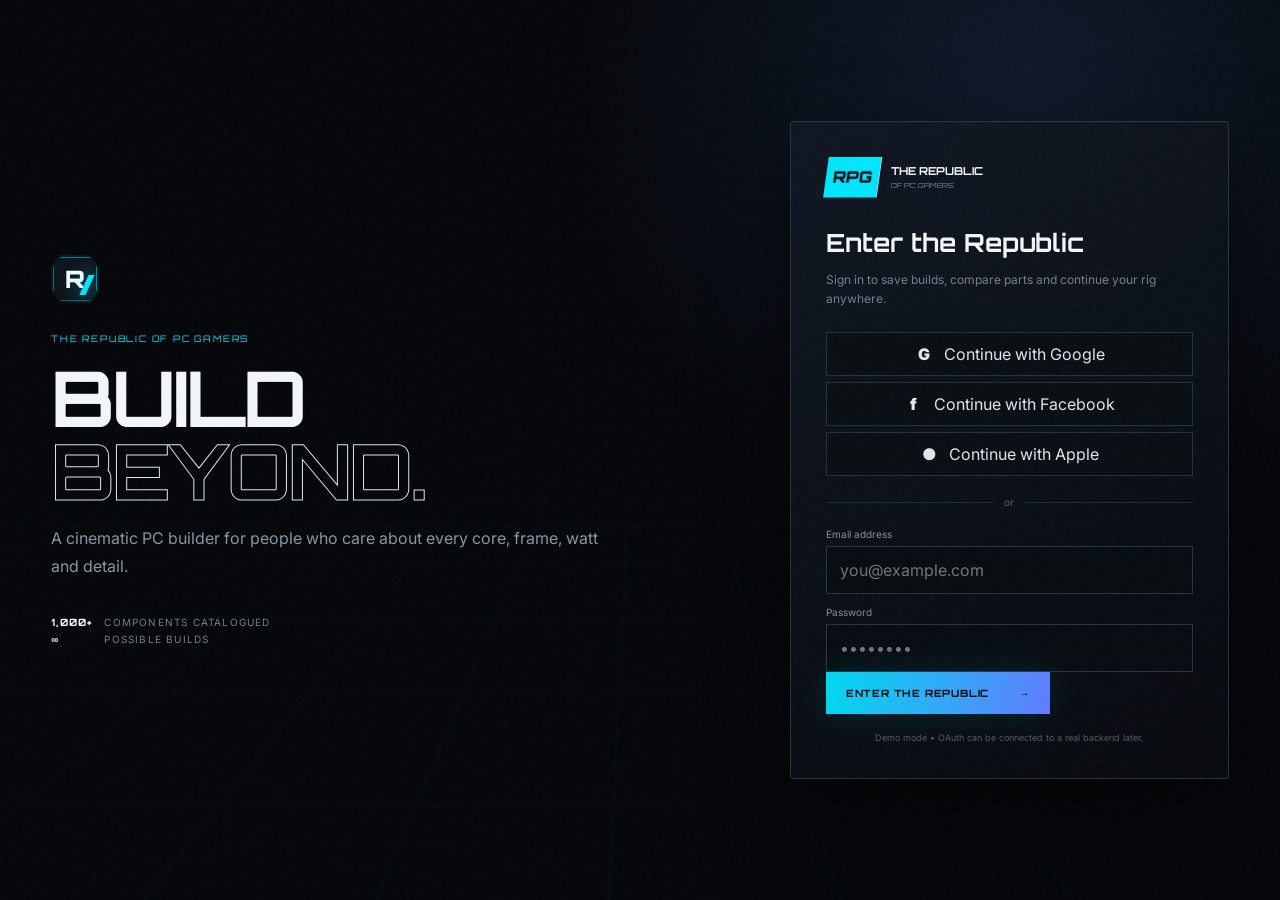
<file: index.html>
<!doctype html>
<html lang="en">
<head>
  <meta charset="utf-8">
  <meta name="viewport" content="width=device-width,initial-scale=1">
  <title>The Republic of PC Gamers — Enter the Republic</title>
  <link rel="preconnect" href="https://fonts.googleapis.com">
  <link rel="preconnect" href="https://fonts.gstatic.com" crossorigin>
  <link href="https://fonts.googleapis.com/css2?family=Orbitron:wght@500;600;700;800;900&family=Inter:wght@400;500;600;700;800&display=swap" rel="stylesheet">
  <link rel="stylesheet" href="styles.css">
</head>
<body class="login-page">
  <div class="noise"></div>
  <div class="login-grid"></div>
  <main class="login-shell">
    <section class="login-hero">
      <div class="brand-mark"><span>R</span><i></i></div>
      <p class="eyebrow">THE REPUBLIC OF PC GAMERS</p>
      <h1>BUILD<br><span>BEYOND.</span></h1>
      <p class="hero-copy">A cinematic PC builder for people who care about every core, frame, watt and detail.</p>
      <div class="hero-stats"><b>1,000+</b><span>components catalogued</span><b>∞</b><span>possible builds</span></div>
    </section>

    <section class="auth-card glass">
      <div class="auth-brand">
        <div class="mini-logo">RPG</div>
        <div><strong>THE REPUBLIC</strong><small>OF PC GAMERS</small></div>
      </div>
      <h2>Enter the Republic</h2>
      <p>Sign in to save builds, compare parts and continue your rig anywhere.</p>
      <button class="social google" data-login="Google"><span>G</span> Continue with Google</button>
      <button class="social facebook" data-login="Facebook"><span>f</span> Continue with Facebook</button>
      <button class="social apple" data-login="Apple"><span>●</span> Continue with Apple</button>
      <div class="divider"><span>or</span></div>
      <form id="loginForm">
        <label>Email address</label>
        <input type="email" id="email" placeholder="you@example.com" required>
        <label>Password</label>
        <input type="password" id="password" placeholder="••••••••" required minlength="4">
        <button class="primary-btn" type="submit">ENTER THE REPUBLIC <span>→</span></button>
      </form>
      <small class="auth-note">Demo mode • OAuth can be connected to a real backend later.</small>
    </section>
  </main>
  <div id="toast" class="toast"></div>
  <script src="app.js"></script>
</body>
</html>
</file>
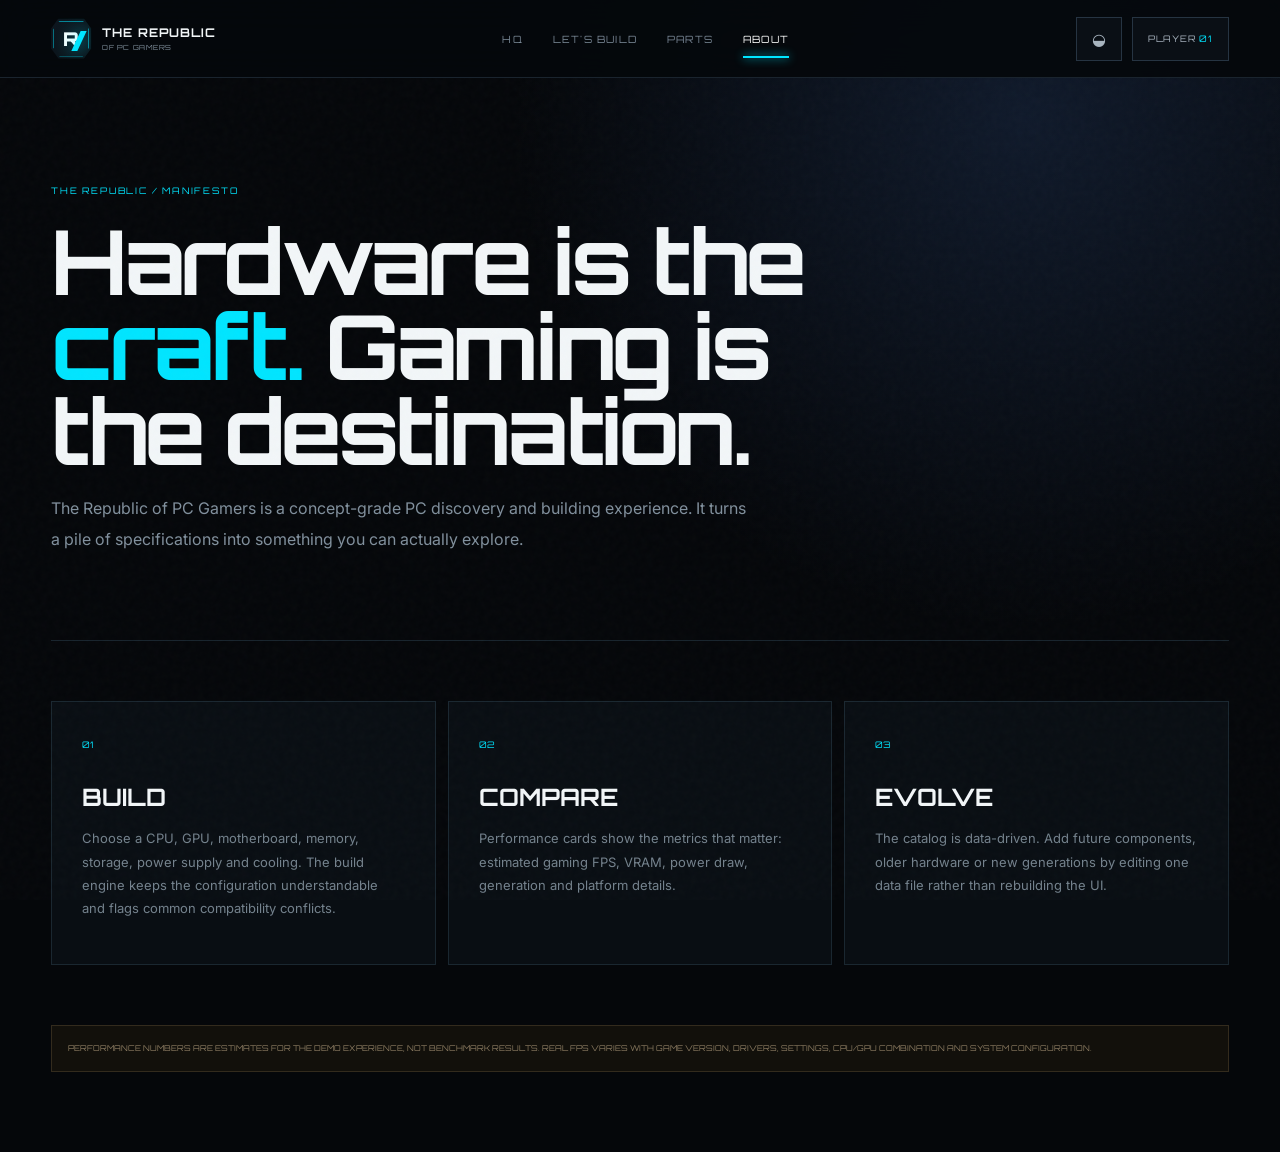
<file: about.html>
<!doctype html>
<html lang="en">
<head>
<meta charset="utf-8"><meta name="viewport" content="width=device-width,initial-scale=1">
<title>About — The Republic of PC Gamers</title>
<link rel="preconnect" href="https://fonts.googleapis.com"><link rel="preconnect" href="https://fonts.gstatic.com" crossorigin>
<link href="https://fonts.googleapis.com/css2?family=Orbitron:wght@500;600;700;800;900&family=Inter:wght@400;500;600;700;800&display=swap" rel="stylesheet">
<link rel="stylesheet" href="styles.css">
</head>
<body>
<div class="noise"></div>
<header class="topbar">
<a class="brand" href="home.html"><div class="brand-mark small"><span>R</span><i></i></div><div><b>THE REPUBLIC</b><small>OF PC GAMERS</small></div></a>
<nav><a href="home.html">HQ</a><a href="builder.html">LET'S BUILD</a><a href="parts.html">PARTS</a><a class="active" href="about.html">ABOUT</a></nav>
<div class="top-actions"><button class="icon-btn" data-sound>◒</button><button class="profile-btn" id="profileBtn">PLAYER <span>01</span></button></div>
</header>
<main class="about-page">
<section class="about-hero"><span class="eyebrow">THE REPUBLIC / MANIFESTO</span><h1>Hardware is the<br><em>craft.</em> Gaming is<br>the destination.</h1><p>The Republic of PC Gamers is a concept-grade PC discovery and building experience. It turns a pile of specifications into something you can actually explore.</p></section>
<section class="about-grid"><article><span>01</span><h2>BUILD</h2><p>Choose a CPU, GPU, motherboard, memory, storage, power supply and cooling. The build engine keeps the configuration understandable and flags common compatibility conflicts.</p></article><article><span>02</span><h2>COMPARE</h2><p>Performance cards show the metrics that matter: estimated gaming FPS, VRAM, power draw, generation and platform details.</p></article><article><span>03</span><h2>EVOLVE</h2><p>The catalog is data-driven. Add future components, older hardware or new generations by editing one data file rather than rebuilding the UI.</p></article></section>
<div class="disclaimer">PERFORMANCE NUMBERS ARE ESTIMATES FOR THE DEMO EXPERIENCE, NOT BENCHMARK RESULTS. REAL FPS VARIES WITH GAME VERSION, DRIVERS, SETTINGS, CPU/GPU COMBINATION AND SYSTEM CONFIGURATION.</div>
</main>
<div id="toast" class="toast"></div>
<script src="app.js"></script>
</body>
</html>
</file>
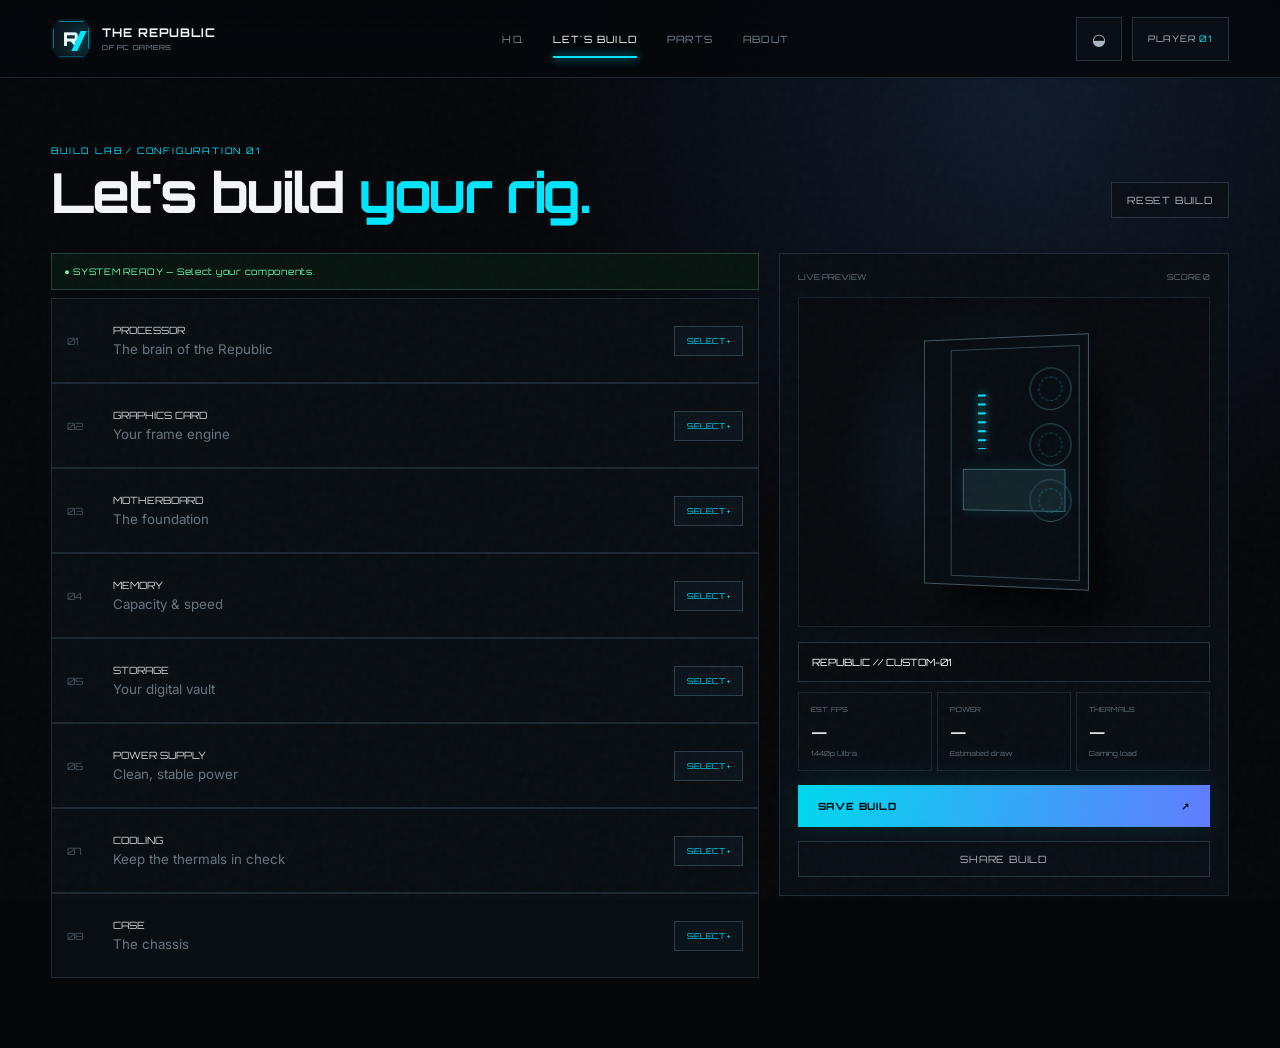
<file: builder.html>
<!doctype html>
<html lang="en">
<head>
<meta charset="utf-8"><meta name="viewport" content="width=device-width,initial-scale=1">
<title>Let's Build — The Republic of PC Gamers</title>
<link rel="preconnect" href="https://fonts.googleapis.com"><link rel="preconnect" href="https://fonts.gstatic.com" crossorigin>
<link href="https://fonts.googleapis.com/css2?family=Orbitron:wght@500;600;700;800;900&family=Inter:wght@400;500;600;700;800&display=swap" rel="stylesheet">
<link rel="stylesheet" href="styles.css">
</head>
<body>
<div class="noise"></div>
<header class="topbar">
<a class="brand" href="home.html"><div class="brand-mark small"><span>R</span><i></i></div><div><b>THE REPUBLIC</b><small>OF PC GAMERS</small></div></a>
<nav><a href="home.html">HQ</a><a class="active" href="builder.html">LET'S BUILD</a><a href="parts.html">PARTS</a><a href="about.html">ABOUT</a></nav>
<div class="top-actions"><button class="icon-btn" data-sound>◒</button><button class="profile-btn" id="profileBtn">PLAYER <span>01</span></button></div>
</header>

<main class="builder-page">
  <div class="builder-heading"><div><span class="eyebrow">BUILD LAB / CONFIGURATION 01</span><h1>Let's build <em>your rig.</em></h1></div><button class="ghost-btn" id="resetBuild">RESET BUILD</button></div>
  <div class="builder-layout">
    <section class="build-list">
      <div id="compatNotice" class="compat good">● SYSTEM READY — Select your components.</div>
      <div id="componentSlots"></div>
    </section>
    <aside class="build-preview">
      <div class="preview-head"><span>LIVE PREVIEW</span><span id="buildScore">SCORE 0</span></div>
      <div class="render-stage"><div class="render-pc"><div class="render-glass"><div class="render-gpu"></div><div class="render-fan f1"></div><div class="render-fan f2"></div><div class="render-fan f3"></div><div class="render-ram"></div></div></div></div>
      <div class="build-name"><input id="buildName" value="REPUBLIC // CUSTOM-01" aria-label="Build name"></div>
      <div class="performance">
        <div><small>EST. FPS</small><b id="fpsValue">—</b><span>1440p Ultra</span></div>
        <div><small>POWER</small><b id="powerValue">—</b><span>Estimated draw</span></div>
        <div><small>THERMALS</small><b id="tempValue">—</b><span>Gaming load</span></div>
      </div>
      <button class="primary-btn wide" id="saveBuild">SAVE BUILD <span>↗</span></button>
      <button class="ghost-btn wide" id="shareBuild">SHARE BUILD</button>
    </aside>
  </div>
</main>
<div id="picker" class="modal"><div class="modal-card"><button class="modal-close" id="closePicker">×</button><div class="eyebrow" id="pickerEyebrow">SELECT COMPONENT</div><h2 id="pickerTitle">Choose your part.</h2><div id="pickerGrid" class="picker-grid"></div></div></div>
<div id="toast" class="toast"></div>
<script src="data.js"></script><script src="app.js"></script><script src="builder.js"></script>
</body>
</html>
</file>
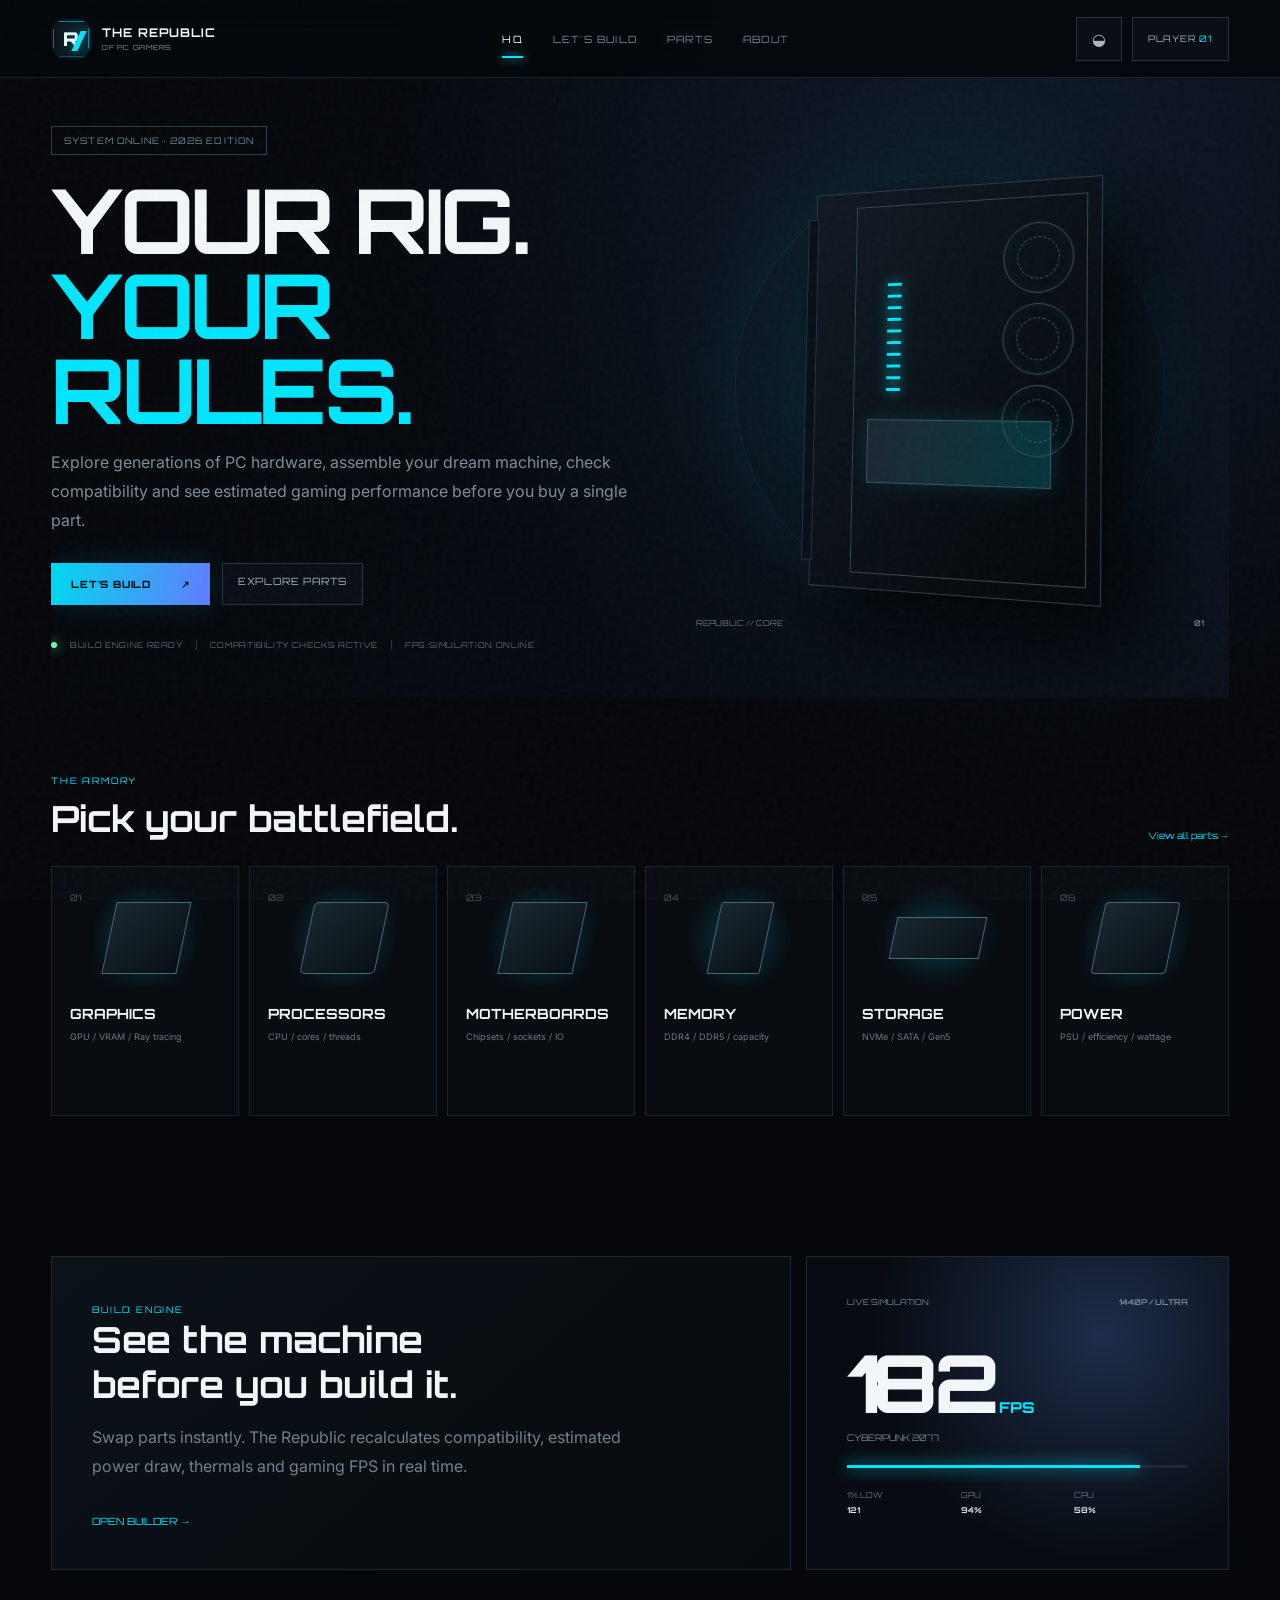
<file: home.html>
<!doctype html>
<html lang="en">
<head>
<meta charset="utf-8"><meta name="viewport" content="width=device-width,initial-scale=1">
<title>Republic HQ — The Republic of PC Gamers</title>
<link rel="preconnect" href="https://fonts.googleapis.com"><link rel="preconnect" href="https://fonts.gstatic.com" crossorigin>
<link href="https://fonts.googleapis.com/css2?family=Orbitron:wght@500;600;700;800;900&family=Inter:wght@400;500;600;700;800&display=swap" rel="stylesheet">
<link rel="stylesheet" href="styles.css">
</head>
<body>
<div class="noise"></div>
<header class="topbar">
  <a class="brand" href="home.html"><div class="brand-mark small"><span>R</span><i></i></div><div><b>THE REPUBLIC</b><small>OF PC GAMERS</small></div></a>
  <nav><a class="active" href="home.html">HQ</a><a href="builder.html">LET'S BUILD</a><a href="parts.html">PARTS</a><a href="about.html">ABOUT</a></nav>
  <div class="top-actions"><button class="icon-btn" data-sound title="Sound">◒</button><button class="profile-btn" id="profileBtn">PLAYER <span>01</span></button></div>
</header>

<main class="home">
  <section class="hero-panel">
    <div class="hero-content">
      <span class="pill">SYSTEM ONLINE · 2026 EDITION</span>
      <h1>YOUR RIG.<br><em>YOUR RULES.</em></h1>
      <p>Explore generations of PC hardware, assemble your dream machine, check compatibility and see estimated gaming performance before you buy a single part.</p>
      <div class="hero-actions"><a class="primary-btn" href="builder.html">LET'S BUILD <span>↗</span></a><a class="ghost-btn" href="parts.html">EXPLORE PARTS</a></div>
      <div class="live-strip"><span class="live-dot"></span> BUILD ENGINE READY <i></i> COMPATIBILITY CHECKS ACTIVE <i></i> FPS SIMULATION ONLINE</div>
    </div>
    <div class="hero-machine">
      <div class="orb"></div>
      <div class="pc-case">
        <div class="glass-side"><div class="gpu-line"></div><div class="fans"><b></b><b></b><b></b></div><div class="ram-lines"></div></div>
        <div class="case-frame"></div>
      </div>
      <div class="machine-label"><span>REPUBLIC // CORE</span><b>01</b></div>
    </div>
  </section>

  <section class="section">
    <div class="section-head"><div><span class="eyebrow">THE ARMORY</span><h2>Pick your battlefield.</h2></div><a href="parts.html">View all parts →</a></div>
    <div class="category-grid">
      <a class="category-card" href="parts.html?cat=GPU"><div class="category-art gpu-art"></div><span>01</span><h3>GRAPHICS</h3><p>GPU / VRAM / Ray tracing</p></a>
      <a class="category-card" href="parts.html?cat=CPU"><div class="category-art cpu-art"></div><span>02</span><h3>PROCESSORS</h3><p>CPU / cores / threads</p></a>
      <a class="category-card" href="parts.html?cat=Motherboard"><div class="category-art board-art"></div><span>03</span><h3>MOTHERBOARDS</h3><p>Chipsets / sockets / IO</p></a>
      <a class="category-card" href="parts.html?cat=Memory"><div class="category-art ram-art"></div><span>04</span><h3>MEMORY</h3><p>DDR4 / DDR5 / capacity</p></a>
      <a class="category-card" href="parts.html?cat=Storage"><div class="category-art ssd-art"></div><span>05</span><h3>STORAGE</h3><p>NVMe / SATA / Gen5</p></a>
      <a class="category-card" href="parts.html?cat=Power"><div class="category-art psu-art"></div><span>06</span><h3>POWER</h3><p>PSU / efficiency / wattage</p></a>
    </div>
  </section>

  <section class="section split">
    <div class="feature-card">
      <span class="eyebrow">BUILD ENGINE</span><h2>See the machine<br>before you build it.</h2>
      <p>Swap parts instantly. The Republic recalculates compatibility, estimated power draw, thermals and gaming FPS in real time.</p>
      <a class="text-btn" href="builder.html">OPEN BUILDER →</a>
    </div>
    <div class="fps-card"><div class="fps-top"><span>LIVE SIMULATION</span><b>1440P / ULTRA</b></div><div class="fps-number">182<span> FPS</span></div><div class="fps-game">CYBERPUNK 2077</div><div class="bar"><i style="width:86%"></i></div><div class="fps-grid"><span>1% LOW <b>121</b></span><span>GPU <b>94%</b></span><span>CPU <b>58%</b></span></div></div>
  </section>
</main>
<div id="toast" class="toast"></div>
<script src="app.js"></script>
</body>
</html>
</file>
<file: styles.css>
:root{--bg:#05070a;--panel:#0b0f15;--panel2:#0e141c;--line:#1c2732;--text:#f2f6f8;--muted:#81909e;--cyan:#00e5ff;--blue:#5b7cff;--green:#68ffb0;--danger:#ff5577;--font:"Inter",sans-serif;--display:"Orbitron",sans-serif}*{box-sizing:border-box}html{scroll-behavior:smooth}body{margin:0;background:radial-gradient(circle at 80% 10%,#101a2b 0,#05070a 35%),#05070a;color:var(--text);font-family:var(--font);min-height:100vh}a{color:inherit;text-decoration:none}button,input{font:inherit}.noise{pointer-events:none;position:fixed;inset:0;z-index:10;opacity:.035;background-image:url("data:image/svg+xml,%3Csvg viewBox='0 0 180 180' xmlns='http://www.w3.org/2000/svg'%3E%3Cfilter id='n'%3E%3CfeTurbulence type='fractalNoise' baseFrequency='.8' numOctaves='4' stitchTiles='stitch'/%3E%3C/filter%3E%3Crect width='100%25' height='100%25' filter='url(%23n)' opacity='.7'/%3E%3C/svg%3E")}.glass{background:linear-gradient(145deg,#111823e8,#080b10e8);border:1px solid #263341;box-shadow:0 30px 80px #0009, inset 0 1px #ffffff09}.topbar{height:78px;border-bottom:1px solid #1a242e;background:#05080ce8;backdrop-filter:blur(18px);display:flex;align-items:center;justify-content:space-between;padding:0 4vw;position:sticky;top:0;z-index:20}.brand{display:flex;gap:11px;align-items:center}.brand b,.brand small{display:block;font-family:var(--display);letter-spacing:.08em}.brand b{font-size:12px}.brand small{font-size:7px;color:var(--muted);margin-top:3px}.brand-mark{width:48px;height:48px;position:relative;display:grid;place-items:center;font-family:var(--display);font-weight:900;font-size:24px;color:#fff;background:linear-gradient(135deg,#0d1720,#0b1016);clip-path:polygon(18% 0,82% 0,100% 25%,100% 75%,82% 100%,18% 100%,0 75%,0 25%);box-shadow:0 0 30px #00e5ff22}.brand-mark:before{content:"";position:absolute;inset:2px;clip-path:inherit;border:1px solid #00e5ff88}.brand-mark i{position:absolute;width:6px;height:20px;background:var(--cyan);right:9px;bottom:8px;transform:skew(-25deg);box-shadow:0 0 18px var(--cyan)}.brand-mark.small{width:40px;height:40px;font-size:19px}.topbar nav{display:flex;gap:30px}.topbar nav a{font-family:var(--display);font-size:10px;letter-spacing:.12em;color:#788694;position:relative}.topbar nav a.active,.topbar nav a:hover{color:#fff}.topbar nav a.active:after{content:"";position:absolute;height:2px;background:var(--cyan);left:0;right:0;bottom:-13px;box-shadow:0 0 10px var(--cyan)}.top-actions{display:flex;gap:10px}.icon-btn,.profile-btn,.ghost-btn{border:1px solid #263442;background:#0a0f15;color:#a8b4bf;padding:11px 15px;cursor:pointer}.profile-btn{font-family:var(--display);font-size:9px;letter-spacing:.1em}.profile-btn span{color:var(--cyan)}.primary-btn{border:0;background:linear-gradient(100deg,#00d9ef,#617cff);color:#021016;padding:15px 20px;font-family:var(--display);font-weight:800;font-size:10px;letter-spacing:.08em;display:inline-flex;align-items:center;justify-content:space-between;gap:30px;cursor:pointer;box-shadow:0 0 35px #00e5ff20}.ghost-btn{font-family:var(--display);font-size:10px;letter-spacing:.08em}.wide{width:100%;margin-top:14px}.eyebrow{font-family:var(--display);font-size:9px;letter-spacing:.2em;color:var(--cyan)}h1,h2,h3{font-family:var(--display);margin:0}h1{font-size:clamp(40px,6vw,88px);line-height:.95;letter-spacing:-.04em}h1 em,h2 em{font-style:normal;color:var(--cyan)}h2{font-size:36px}.login-page{display:grid;place-items:center;min-height:100vh;overflow:hidden}.login-grid{position:fixed;inset:0;background-image:linear-gradient(#00e5ff08 1px,transparent 1px),linear-gradient(90deg,#00e5ff08 1px,transparent 1px);background-size:70px 70px;transform:perspective(600px) rotateX(58deg) scale(2);top:45%;opacity:.5}.login-shell{width:min(1180px,92vw);display:grid;grid-template-columns:1.2fr .8fr;gap:80px;align-items:center;z-index:2}.login-hero .brand-mark{margin-bottom:30px}.login-hero .eyebrow{margin-bottom:18px}.login-hero h1 span{color:transparent;-webkit-text-stroke:1px #dce8ed}.hero-copy{color:#8897a4;max-width:560px;line-height:1.8}.hero-stats{display:grid;grid-template-columns:auto 1fr;gap:5px 12px;margin-top:35px;color:#73808d;font-size:10px;text-transform:uppercase;letter-spacing:.12em}.hero-stats b{font-family:var(--display);color:#fff}.auth-card{padding:35px;border-radius:3px}.auth-brand{display:flex;gap:12px;align-items:center;margin-bottom:30px}.mini-logo{font-family:var(--display);font-weight:900;color:#021016;background:var(--cyan);padding:10px 7px;transform:skew(-8deg)}.auth-brand strong,.auth-brand small{display:block;font-family:var(--display)}.auth-brand strong{font-size:11px}.auth-brand small{font-size:7px;color:#788694;margin-top:3px}.auth-card h2{font-size:25px;margin-bottom:7px}.auth-card>p{color:#73808d;font-size:12px;line-height:1.6;margin-bottom:24px}.social{width:100%;height:44px;margin:6px 0;background:#0a0f14;border:1px solid #25313d;color:#dfe7eb;cursor:pointer;display:flex;align-items:center;justify-content:center;gap:10px}.social span{font-weight:900;width:20px}.divider{display:flex;align-items:center;gap:10px;color:#53616d;font-size:10px;margin:20px 0}.divider:before,.divider:after{content:"";height:1px;background:#202b35;flex:1}label{font-size:10px;color:#81909e;display:block;margin:12px 0 6px}input{width:100%;background:#080d12;border:1px solid #263440;color:#fff;padding:13px;outline:none}input:focus{border-color:#00bcd4;box-shadow:0 0 0 3px #00e5ff0c}.auth-note{display:block;color:#4f5d69;text-align:center;margin-top:18px;font-size:9px}.toast{position:fixed;right:25px;bottom:25px;z-index:100;background:#0e171f;border:1px solid #2c3d4c;padding:13px 17px;font-size:11px;transform:translateY(20px);opacity:0;transition:.25s;pointer-events:none}.toast.show{opacity:1;transform:none}.toast.ok{border-color:#00e5ff}.toast.bad{border-color:var(--danger)}.home,.builder-page,.parts-page,.about-page{width:min(1400px,92vw);margin:auto}.hero-panel{min-height:620px;display:grid;grid-template-columns:1fr .9fr;align-items:center;position:relative;overflow:hidden}.hero-panel:before{content:"";position:absolute;inset:0;background:radial-gradient(circle at 75% 45%,#00e5ff16,transparent 30%),linear-gradient(110deg,transparent,#0b1420aa);pointer-events:none}.hero-content{z-index:2}.pill{display:inline-block;border:1px solid #25414c;padding:8px 12px;color:#6c8794;font:9px var(--display);letter-spacing:.12em;margin-bottom:22px}.hero-content h1{font-size:clamp(45px,7vw,92px)}.hero-content h1 em{color:var(--cyan);font-style:normal}.hero-content>p{max-width:610px;color:#7e8c99;line-height:1.8}.hero-actions{display:flex;gap:12px;margin-top:28px}.live-strip{margin-top:35px;font:8px var(--display);letter-spacing:.08em;color:#596874;display:flex;gap:13px;align-items:center}.live-dot{width:6px;height:6px;border-radius:50%;background:var(--green);box-shadow:0 0 12px var(--green)}.live-strip i{height:10px;width:1px;background:#28343e}.hero-machine{height:520px;position:relative;display:grid;place-items:center}.orb{position:absolute;width:430px;height:430px;border-radius:50%;background:radial-gradient(circle,#00e5ff15,transparent 65%);border:1px solid #00e5ff14;box-shadow:0 0 80px #00e5ff0c}.pc-case{width:300px;height:410px;position:relative;background:linear-gradient(130deg,#111923,#05080b);border:1px solid #2d3b46;box-shadow:30px 30px 80px #000,0 0 70px #00e5ff0d;transform:perspective(800px) rotateY(-16deg) rotateX(3deg)}.pc-case:before{content:"";position:absolute;left:-10px;top:25px;bottom:25px;width:10px;background:#091017;border:1px solid #263440}.glass-side{position:absolute;inset:15px 13px 15px 45px;border:1px solid #344550;background:linear-gradient(120deg,#12212a44,#05090d99);overflow:hidden}.gpu-line{position:absolute;height:65px;width:190px;left:15px;top:220px;background:linear-gradient(90deg,#1b2832,#00d6e633);border:1px solid #3d525e;box-shadow:0 0 20px #00e5ff22}.fans{position:absolute;right:12px;top:25px;display:grid;gap:10px}.fans b{width:70px;height:70px;border-radius:50%;border:1px solid #39515c;box-shadow:inset 0 0 20px #00e5ff0b;position:relative}.fans b:after{content:"";position:absolute;inset:13px;border:1px dashed #2d6774;border-radius:50%}.ram-lines{position:absolute;left:35px;top:80px;width:15px;height:115px;background:repeating-linear-gradient(#00e5ff,#00e5ff 3px,transparent 3px,transparent 12px);filter:drop-shadow(0 0 7px #00e5ff)}.machine-label{position:absolute;bottom:20px;left:25px;right:25px;display:flex;justify-content:space-between;font:8px var(--display);color:#637783}.section{padding:70px 0}.section-head{display:flex;justify-content:space-between;align-items:end;margin-bottom:25px}.section-head h2{margin-top:8px}.section-head>a{font:9px var(--display);color:var(--cyan)}.category-grid{display:grid;grid-template-columns:repeat(6,1fr);gap:10px}.category-card{min-height:250px;background:#090d12;border:1px solid #19242d;padding:18px;position:relative;overflow:hidden;transition:.25s}.category-card:hover{border-color:#00a8bd;transform:translateY(-4px)}.category-card>span{font:9px var(--display);color:#465560}.category-card h3{font-size:14px;margin-top:100px}.category-card p{font-size:9px;color:#687782}.category-art{height:100px;position:absolute;inset:20px 20px auto;background:radial-gradient(circle at 50% 50%,#00e5ff25,transparent 60%)}.category-art:before{content:"";position:absolute;left:25%;top:15%;width:50%;height:70%;border:1px solid #4a6975;transform:skew(-12deg);background:linear-gradient(135deg,#1a2730,#081016);box-shadow:0 0 25px #00e5ff12}.cpu-art:before{border-radius:5px}.ram-art:before{width:35%;left:33%;border-radius:2px}.ssd-art:before{width:60%;left:20%;height:40%;top:30%}.psu-art:before{border-radius:4px}.split{display:grid;grid-template-columns:1.4fr .8fr;gap:15px}.feature-card,.fps-card{border:1px solid #1d2933;background:linear-gradient(140deg,#0b1218,#070a0e);padding:40px;min-height:280px}.feature-card p{color:#72808c;line-height:1.8;max-width:560px}.text-btn{display:inline-block;margin-top:18px;color:var(--cyan);font:10px var(--display)}.fps-card{background:radial-gradient(circle at 70% 25%,#1d2c49,#080c12 60%)}.fps-top{display:flex;justify-content:space-between;font:8px var(--display);color:#758793}.fps-number{font:80px var(--display);font-weight:800;margin-top:25px;letter-spacing:-.07em}.fps-number span{font-size:15px;color:var(--cyan);letter-spacing:0}.fps-game{font:9px var(--display);color:#758793}.bar{height:3px;background:#1d2932;margin:22px 0}.bar i{display:block;height:100%;background:var(--cyan);box-shadow:0 0 15px var(--cyan)}.fps-grid{display:grid;grid-template-columns:repeat(3,1fr);font:8px var(--display);color:#61717e}.fps-grid b{display:block;color:#dce5e9;margin-top:5px}.builder-heading,.parts-heading{padding:60px 0 35px;display:flex;justify-content:space-between;align-items:end}.builder-heading h1,.parts-heading h1{font-size:55px;margin-top:8px}.builder-layout{display:grid;grid-template-columns:1.1fr .7fr;gap:20px;padding-bottom:70px}.build-list{display:grid;gap:8px}.compat{padding:12px;border:1px solid #204234;background:#07140f;color:#68ffb0;font:9px var(--display);letter-spacing:.08em}.compat.bad{border-color:#5b2635;background:#170b10;color:#ff5577}.component-slot{min-height:85px;border:1px solid #1c2832;background:#090e13;display:flex;align-items:center;gap:18px;padding:15px;transition:.2s}.component-slot:hover{border-color:#31515e}.slot-index{font:10px var(--display);color:#435460;width:28px}.slot-copy{flex:1}.slot-copy span{display:block;font:10px var(--display);color:#cad4d9}.slot-copy small{display:block;color:#657580;margin-top:5px}.slot-price{font:12px var(--display);color:#fff}.add-btn,.change-btn{border:1px solid #2b3d49;background:#0c141b;color:var(--cyan);padding:9px 12px;font:8px var(--display);cursor:pointer}.change-btn{color:#8797a2}.build-preview{border:1px solid #1e2a34;background:#090e13;padding:18px;position:sticky;top:95px;height:max-content}.preview-head{display:flex;justify-content:space-between;font:8px var(--display);color:#627480}.render-stage{height:330px;display:grid;place-items:center;background:radial-gradient(circle,#10242d,#070a0e 65%);margin:15px 0;border:1px solid #18242c}.render-pc{width:170px;height:250px;border:1px solid #425561;background:#080d12;box-shadow:20px 25px 50px #000;transform:perspective(700px) rotateY(-14deg)}.render-glass{margin:10px 8px 10px 28px;height:230px;border:1px solid #324852;position:relative;overflow:hidden}.render-gpu{position:absolute;left:12px;top:120px;width:105px;height:42px;background:#14242b;border:1px solid #3c606d;box-shadow:0 0 15px #00e5ff20}.render-fan{position:absolute;right:7px;width:42px;height:42px;border:1px solid #31515c;border-radius:50%}.render-fan:after{content:"";position:absolute;inset:8px;border:1px dashed #00e5ff55;border-radius:50%}.f1{top:20px}.f2{top:75px}.f3{top:130px}.render-ram{position:absolute;left:28px;top:45px;width:8px;height:55px;background:repeating-linear-gradient(#00e5ff, #00e5ff 2px, transparent 2px, transparent 9px);filter:drop-shadow(0 0 5px #00e5ff)}.build-name input{font:10px var(--display);background:#070b0f}.performance{display:grid;grid-template-columns:repeat(3,1fr);gap:5px;margin-top:10px}.performance>div{border:1px solid #1a252e;padding:12px}.performance small,.performance span{display:block;font:7px var(--display);color:#60707b}.performance b{font:20px var(--display);display:block;margin:5px 0}.modal{position:fixed;inset:0;background:#000b;backdrop-filter:blur(12px);z-index:50;display:none;place-items:center;padding:20px}.modal.open{display:grid}.modal-card{width:min(900px,95vw);max-height:85vh;overflow:auto;background:#090e13;border:1px solid #2b3c48;padding:30px;position:relative}.modal-close{position:absolute;right:18px;top:15px;background:none;border:0;color:#82919d;font-size:26px;cursor:pointer}.picker-grid{display:grid;grid-template-columns:repeat(2,1fr);gap:8px;margin-top:25px}.picker-item{border:1px solid #1c2a34;background:#0b1117;color:#fff;display:flex;text-align:left;gap:14px;padding:10px;cursor:pointer}.picker-item:hover{border-color:var(--cyan)}.picker-item img{width:80px;height:65px;object-fit:cover;filter:saturate(.7)}.picker-item span{display:flex;flex-direction:column;justify-content:center}.picker-item b{font:10px var(--display)}.picker-item small{color:#687782;margin-top:6px}.parts-heading{align-items:center}.parts-heading p{max-width:650px;color:#72808d;line-height:1.7}.filters{display:flex;gap:10px;margin-bottom:25px}.filters input{max-width:360px}.filter-buttons{display:flex;gap:5px;flex-wrap:wrap}.filter-buttons button{border:1px solid #1f2b35;background:#090e13;color:#71808c;padding:10px 13px;font:8px var(--display);cursor:pointer}.filter-buttons button.selected,.filter-buttons button:hover{color:#001016;background:var(--cyan);border-color:var(--cyan)}.parts-grid{display:grid;grid-template-columns:repeat(4,1fr);gap:10px;padding-bottom:80px}.part-card{border:1px solid #1b2730;background:#090e13;overflow:hidden;transition:.2s}.part-card:hover{border-color:#2f5361;transform:translateY(-3px)}.part-image{height:200px;position:relative;background:#111}.part-image img{width:100%;height:100%;object-fit:cover;filter:saturate(.7) contrast(1.1)}.part-image:after{content:"";position:absolute;inset:0;background:linear-gradient(0deg,#090e13,transparent 45%)}.part-image span{position:absolute;z-index:2;top:10px;left:10px;font:7px var(--display);background:#071117dd;color:var(--cyan);padding:6px}.part-info{padding:15px}.part-meta{display:flex;justify-content:space-between;font:7px var(--display);color:#657681}.part-info h3{font-size:13px;margin:8px 0 13px}.specs{display:flex;flex-wrap:wrap;gap:4px}.specs span{font-size:8px;color:#758591;border:1px solid #1b2831;padding:5px}.part-bottom{display:flex;align-items:center;justify-content:space-between;margin-top:17px}.part-bottom b{font:15px var(--display)}.select-part{border:1px solid #29404a;background:#0b151b;color:var(--cyan);padding:8px;font:7px var(--display);cursor:pointer}.empty{grid-column:1/-1;text-align:center;padding:70px;color:#687783}.about-hero{padding:100px 0 70px;border-bottom:1px solid #18242d}.about-hero h1{margin:20px 0;font-size:clamp(45px,7vw,90px)}.about-hero p{max-width:700px;color:#81909d;line-height:1.9}.about-grid{display:grid;grid-template-columns:repeat(3,1fr);gap:12px;padding:60px 0}.about-grid article{border:1px solid #1a2730;background:#090e13;padding:30px;min-height:250px}.about-grid article>span{font:9px var(--display);color:var(--cyan)}.about-grid h2{font-size:24px;margin:30px 0 15px}.about-grid p{color:#74828d;line-height:1.8;font-size:13px}.disclaimer{border:1px solid #332b1d;color:#8c7c62;background:#12100b;padding:16px;font:8px var(--display);line-height:1.7;margin-bottom:80px}
@media(max-width:1000px){.topbar nav{gap:15px}.category-grid{grid-template-columns:repeat(3,1fr)}.parts-grid{grid-template-columns:repeat(2,1fr)}.builder-layout,.split,.login-shell{grid-template-columns:1fr}.build-preview{position:relative;top:auto}.hero-machine{display:none}.login-shell{max-width:600px}.login-hero{text-align:center}.hero-stats{justify-content:center}}@media(max-width:650px){.topbar{padding:0 3vw}.topbar nav{display:none}.category-grid,.about-grid,.parts-grid{grid-template-columns:1fr}.builder-heading,.parts-heading{display:block}.builder-heading h1,.parts-heading h1{font-size:38px;margin-bottom:20px}.parts-heading .primary-btn{margin-top:20px}.filters{display:block}.filter-buttons{margin-top:8px}.picker-grid{grid-template-columns:1fr}.component-slot{gap:8px}.slot-price{display:none}.hero-panel{min-height:520px}.login-shell{width:92vw}.auth-card{padding:22px}.performance{grid-template-columns:1fr 1fr}.performance>div:last-child{grid-column:1/-1}.brand b{font-size:9px}.brand small{font-size:6px}}
</file>
